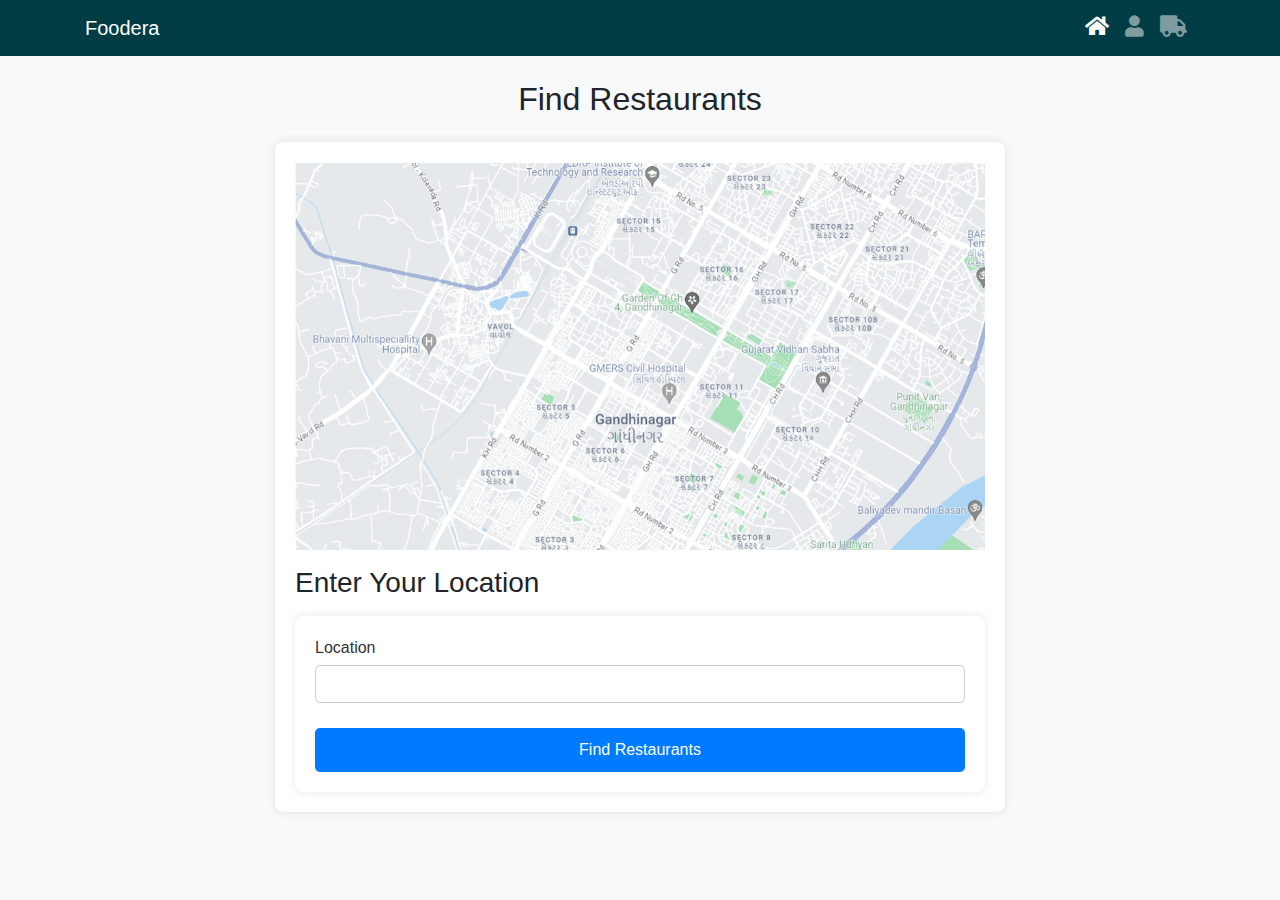
<file: index.html>
<!DOCTYPE html>
<html lang="en">
<head>
  <meta charset="UTF-8">
  <meta name="viewport" content="width=device-width, initial-scale=1.0">
  <title>Foodera</title>
  <!-- Bootstrap CSS -->
  <link rel="stylesheet" href="https://cdnjs.cloudflare.com/ajax/libs/font-awesome/5.15.4/css/all.min.css">
  <link href="https://maxcdn.bootstrapcdn.com/bootstrap/4.5.2/css/bootstrap.min.css" rel="stylesheet">
    <link rel="stylesheet" href="styles.css">
</head>
<body>

  <nav class="navbar navbar-expand-lg navbar-dark navbar-custom">
    <div class="container">
      <a class="navbar-brand" href="#">Foodera</a>
      <button class="navbar-toggler" type="button" data-toggle="collapse" data-target="#navbarNav" aria-controls="navbarNav" aria-expanded="false" aria-label="Toggle navigation">
        <span class="navbar-toggler-icon"></span>
      </button>
      <div class="collapse navbar-collapse" id="navbarNav">
        <ul class="navbar-nav ml-auto">
          <li class="nav-item active">
            <a class="nav-link" href="index.html"><i class="fas fa-home fa-lg"></i></a>
          </li>
          <li class="nav-item">
            <a class="nav-link" href="login.html"><i class="fas fa-user fa-lg"></i></a>
          </li>
          <li class="nav-item">
            <a class="nav-link" href="order-tracking.html"><i class="fas fa-truck fa-lg"></i></a>
          </li>
        </ul>
      </div>
    </div>
  </nav>
<div class="container mt-4">
  <div class="row justify-content-center">
    <div class="col-md-8">
      <h2 class="text-center mb-4">Find Restaurants</h2>
      
      <!-- Location Selection -->
      <div id="locationForm">
        <div id="locationMap" class="mb-3">
          <img src="map1.png" alt="Map Image" class="img-fluid">
        </div>  
        <h3 class="mb-3">Enter Your Location</h3>
        <form id="locationForm">
          <div class="form-group">
            <label for="userLocation">Location</label>
            <input type="text" class="form-control" id="userLocation">
          </div>
          <button type="submit" class="btn btn-primary btn-block">Find Restaurants</button>
        </form>
      </div>
      <!-- Restaurants Listing -->
      <div id="restaurantsList" style="display: none;">
        <div class="d-flex justify-content-between mb-3">
          <h3 class="mb-0">Restaurants Near You</h3>
          <a href=""></a>
          <button class="btn btn-secondary" id="changeLocationBtn">Change Location</button>
        </div>
        <div id="restaurantsContainer"></div>
      </div>
    </div>
  </div>
</div>

<!-- Bootstrap JS -->
<script src="https://code.jquery.com/jquery-3.5.1.slim.min.js"></script>
<script src="https://cdn.jsdelivr.net/npm/popper.js@1.16.1/dist/umd/popper.min.js"></script>
<script src="https://maxcdn.bootstrapcdn.com/bootstrap/4.5.2/js/bootstrap.min.js"></script>
<script src="script.js"></script>
</body>
</html>
</file>
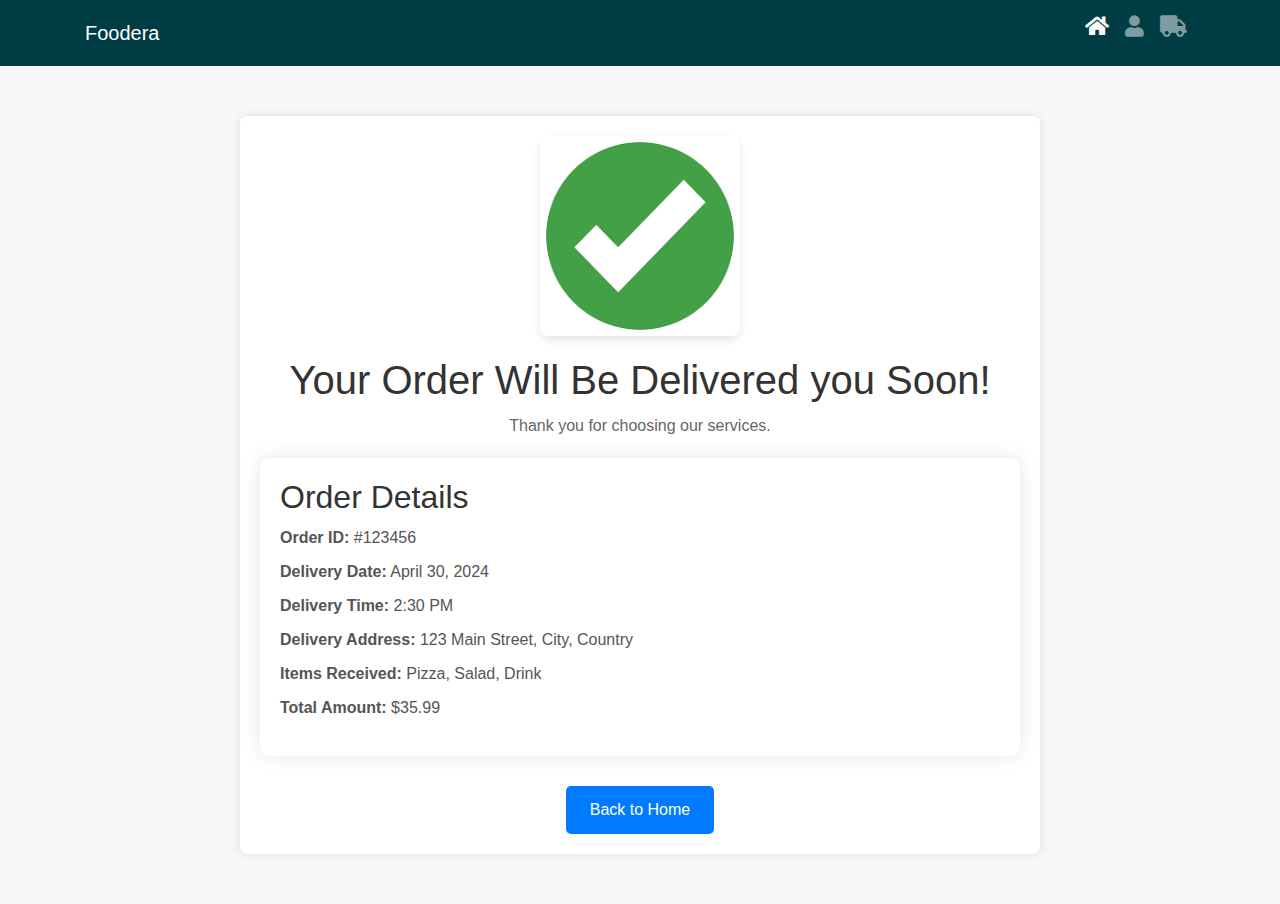
<file: delivery.html>
<!DOCTYPE html>
<html lang="en">
<head>
  <meta charset="UTF-8">
  <meta name="viewport" content="width=device-width, initial-scale=1.0">
  <title>Foodera</title>
  <!-- Bootstrap CSS -->
  <link rel="stylesheet" href="https://cdnjs.cloudflare.com/ajax/libs/font-awesome/5.15.4/css/all.min.css">
  <link href="https://maxcdn.bootstrapcdn.com/bootstrap/4.5.2/css/bootstrap.min.css" rel="stylesheet">
    <link rel="stylesheet" href="styles.css">
    <style>
      body {
        font-family: Arial, sans-serif;
        margin: 0;
        padding: 0;
        background-color: #f7f7f7;
      }
      
      .containers {
        max-width: 800px;
        margin: 50px auto;
        padding: 20px;
        background-color: #fff;
        border-radius: 8px;
        box-shadow: 0px 0px 10px rgba(0, 0, 0, 0.1);
        text-align: center;
      }
      
      .confirmation img {
        display: block;
        margin: 0 auto 20px;
        width: 200px;
        border-radius: 8px;
        box-shadow: 0px 4px 8px rgba(0, 0, 0, 0.1);
      }
      
      h1 {
        margin-bottom: 10px;
        color: #333;
      }
      
      p {
        margin-bottom: 20px;
        color: #666;
      }
      
      .details {
        text-align: left;
        margin-bottom: 30px;
      }
      
      .details h2 {
        margin-bottom: 10px;
        color: #333;
      }
      
      ul {
        list-style-type: none;
        padding: 0;
      }
      
      ul li {
        margin-bottom: 10px;
        color: #555;
      }
      
      .btn {
        display: inline-block;
        padding: 12px 24px;
        /* margin-top: px; */
        text-decoration: none;
        color: #fff;
        background-color: #007bff;
        border-radius: 5px;
        transition: background-color 0.3s ease;
      }
      
      .btn:hover {
        background-color: #0056b3;
      }
      
        </style>
      
</head>
<body>

  <nav class="navbar navbar-expand-lg navbar-dark navbar-custom">
    <div class="container">
      <a class="navbar-brand" href="#">Foodera</a>
      <button class="navbar-toggler" type="button" data-toggle="collapse" data-target="#navbarNav" aria-controls="navbarNav" aria-expanded="false" aria-label="Toggle navigation">
        <span class="navbar-toggler-icon"></span>
      </button>
      <div class="collapse navbar-collapse" id="navbarNav">
        <ul class="navbar-nav ml-auto">
          <li class="nav-item active">
            <a class="nav-link" href="index.html"><i class="fas fa-home fa-lg"></i></a>
          </li>
          <li class="nav-item">
            <a class="nav-link" href="login.html"><i class="fas fa-user fa-lg"></i></a>
          </li>
          <li class="nav-item">
            <a class="nav-link" href="order-tracking.html"><i class="fas fa-truck fa-lg"></i></a>
          </li>
        </ul>
      </div>
    </div>
  </nav>
<div class="containers">
  <div class="confirmation">
    <img src="tick.png" alt="Delivery Received">
    <h1>Your Order Will Be Delivered you Soon!</h1>
    <p>Thank you for choosing our services.</p>
    <div class="details">
      <h2>Order Details</h2>
      <ul>
        <li><strong>Order ID:</strong> #123456</li>
        <li><strong>Delivery Date:</strong> April 30, 2024</li>
        <li><strong>Delivery Time:</strong> 2:30 PM</li>
        <li><strong>Delivery Address:</strong> 123 Main Street, City, Country</li>
        <li><strong>Items Received:</strong> Pizza, Salad, Drink</li>
        <li><strong>Total Amount:</strong> $35.99</li>
      </ul>
    </div>
    <a href="index.html" class="btn btn-primary">Back to Home</a>
  </div>
</div>

<!-- Bootstrap JS -->
<script src="https://code.jquery.com/jquery-3.5.1.slim.min.js"></script>
<script src="https://cdn.jsdelivr.net/npm/popper.js@1.16.1/dist/umd/popper.min.js"></script>
<script src="https://maxcdn.bootstrapcdn.com/bootstrap/4.5.2/js/bootstrap.min.js"></script>
<script src="script.js"></script>
</body>
</html>
</file>
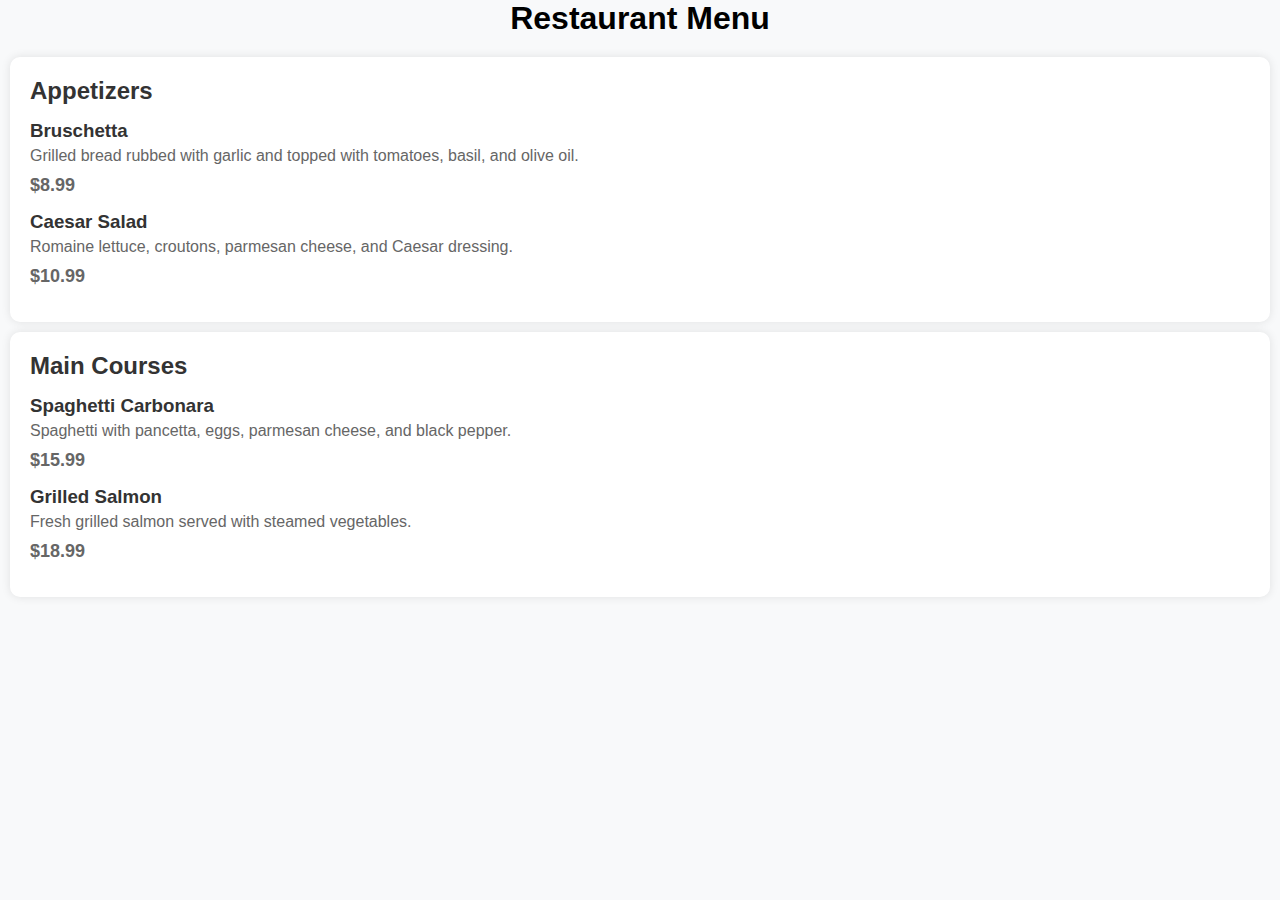
<file: find-rest.html>
<!DOCTYPE html>
<html lang="en">
<head>
  <meta charset="UTF-8">
  <meta name="viewport" content="width=device-width, initial-scale=1.0">
  <title>Restaurant Menu</title>
  <!-- Custom CSS -->
  <link rel="stylesheet" href="styles.css">
</head>
<body>
  <div class="container">
    <h1 class="text-center mb-4">Restaurant Menu</h1>
    <div class="menu">
      <div class="category">
        <h2>Appetizers</h2>
        <div class="item">
          <h3>Bruschetta</h3>
          <p>Grilled bread rubbed with garlic and topped with tomatoes, basil, and olive oil.</p>
          <p class="price">$8.99</p>
        </div>
        <div class="item">
          <h3>Caesar Salad</h3>
          <p>Romaine lettuce, croutons, parmesan cheese, and Caesar dressing.</p>
          <p class="price">$10.99</p>
        </div>
      </div>
      <div class="category">
        <h2>Main Courses</h2>
        <div class="item">
          <h3>Spaghetti Carbonara</h3>
          <p>Spaghetti with pancetta, eggs, parmesan cheese, and black pepper.</p>
          <p class="price">$15.99</p>
        </div>
        <div class="item">
          <h3>Grilled Salmon</h3>
          <p>Fresh grilled salmon served with steamed vegetables.</p>
          <p class="price">$18.99</p>
        </div>
      </div>
    </div>
  </div>
</body>
</html>
</file>
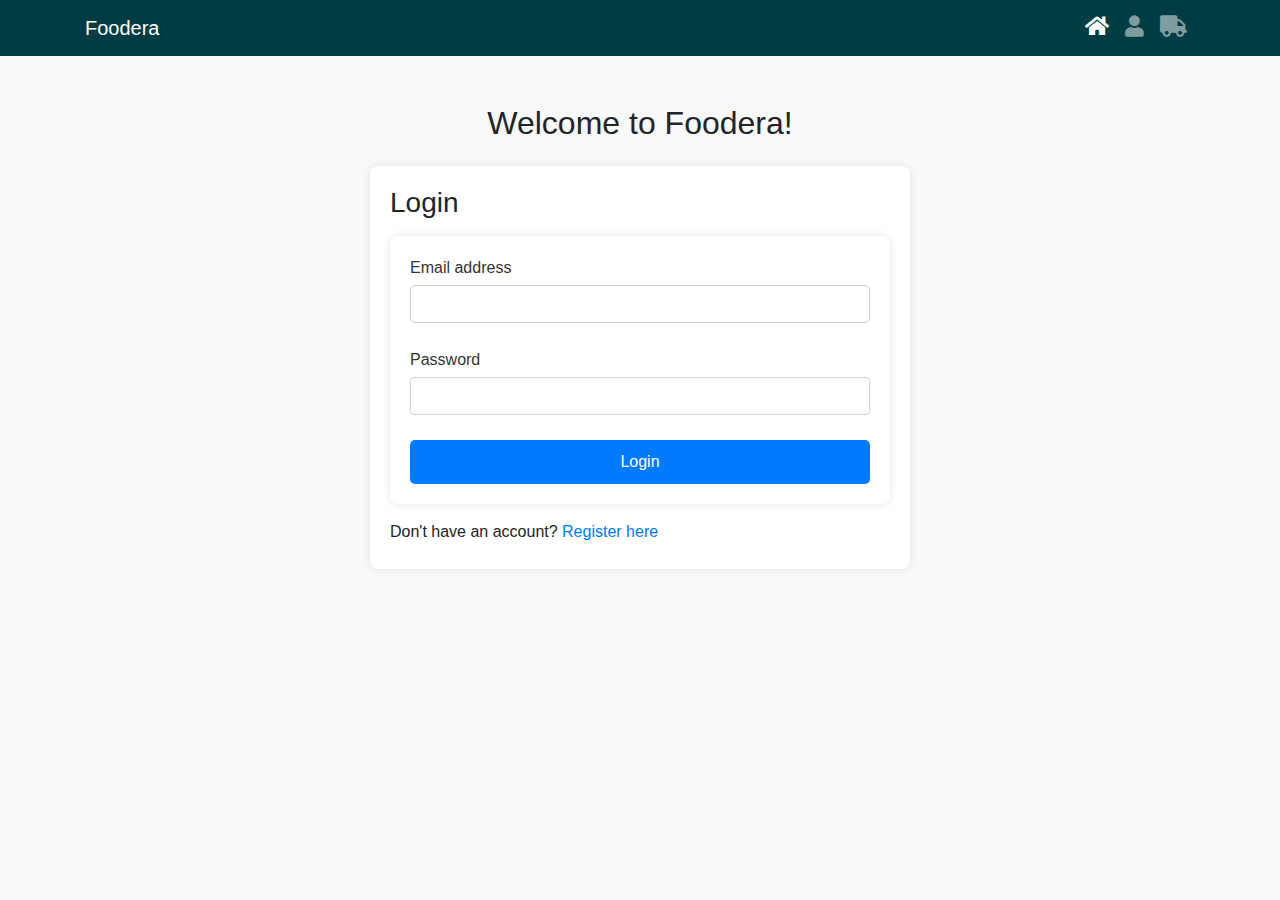
<file: login.html>
<!DOCTYPE html>
<html lang="en">
<head>
  <meta charset="UTF-8">
  <meta name="viewport" content="width=device-width, initial-scale=1.0">
  <title>Foodera</title>
  <!-- Bootstrap CSS -->
  <link rel="stylesheet" href="https://cdnjs.cloudflare.com/ajax/libs/font-awesome/5.15.4/css/all.min.css">
  <link href="https://maxcdn.bootstrapcdn.com/bootstrap/4.5.2/css/bootstrap.min.css" rel="stylesheet">
    <link rel="stylesheet" href="styles.css">
</head>
<body>

  <nav class="navbar navbar-expand-lg navbar-dark navbar-custom">
    <div class="container">
      <a class="navbar-brand" href="#">Foodera</a>
      <button class="navbar-toggler" type="button" data-toggle="collapse" data-target="#navbarNav" aria-controls="navbarNav" aria-expanded="false" aria-label="Toggle navigation">
        <span class="navbar-toggler-icon"></span>
      </button>
      <div class="collapse navbar-collapse" id="navbarNav">
        <ul class="navbar-nav ml-auto">
          <li class="nav-item active">
            <a class="nav-link" href="index.html"><i class="fas fa-home fa-lg"></i></a>
          </li>
          <li class="nav-item">
            <a class="nav-link" href="login.html"><i class="fas fa-user fa-lg"></i></a>
          </li>
          <li class="nav-item">
            <a class="nav-link" href="order-tracking.html"><i class="fas fa-truck fa-lg"></i></a>
          </li>
        </ul>
      </div>
    </div>
  </nav>
<div class="container">
    <div class="row justify-content-center">
      <div class="col-md-6">
        <h2 class="mt-5 mb-4 text-center">Welcome to Foodera!</h2>
        <div id="loginForm">
          <h3 class="mb-3">Login</h3>
          <form id="loginForm">
            <div class="form-group">
              <label for="loginEmail">Email address</label>
              <input type="email" class="form-control" id="loginEmail" required>
            </div>
            <div class="form-group">
              <label for="loginPassword">Password</label>
              <input type="password" class="form-control" id="loginPassword" required>
            </div>
            <button type="submit" class="btn btn-primary btn-block">Login</button>
          </form>
          <p class="mt-3">Don't have an account? <a href="#" id="switchToRegister">Register here</a></p>
        </div>
        <div id="registerForm" style="display: none;">
          <h3 class="mb-3">Register</h3>
          <form id="registerForm">
            <div class="form-group">
              <label for="registerName">Full Name</label>
              <input type="text" class="form-control" id="registerName" required>
            </div>
            <div class="form-group">
              <label for="registerEmail">Email address</label>
              <input type="email" class="form-control" id="registerEmail" required>
            </div>
            <div class="form-group">
              <label for="registerPassword">Password</label>
              <input type="password" class="form-control" id="registerPassword" required>
            </div>
          </form>
          <button type="submit" class="btn btn-primary btn-block">Register</button>
          <p class="mt-3">Already have an account? <a href="#" id="switchToLogin">Login here</a></p>
        </div>
      </div>
    </div>
  </div>

<!-- Bootstrap JS -->
<script src="https://code.jquery.com/jquery-3.5.1.slim.min.js"></script>
<script src="https://cdn.jsdelivr.net/npm/popper.js@1.16.1/dist/umd/popper.min.js"></script>
<script src="https://maxcdn.bootstrapcdn.com/bootstrap/4.5.2/js/bootstrap.min.js"></script>
<script src="script.js"></script>
</body>
</html>
</file>
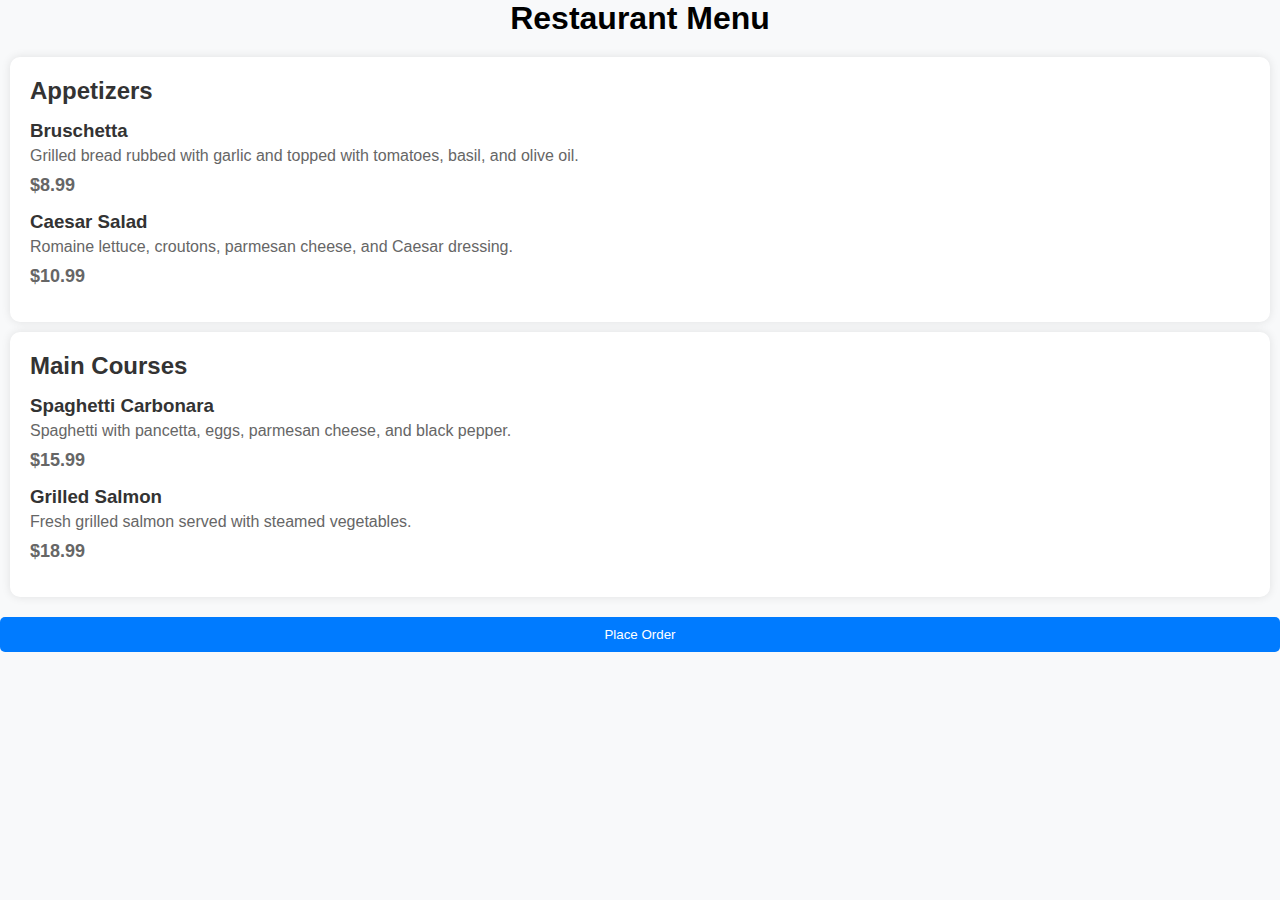
<file: menu.html>
<!DOCTYPE html>
<html lang="en">
<head>
  <meta charset="UTF-8">
  <meta name="viewport" content="width=device-width, initial-scale=1.0">
  <title>Restaurant Menu</title>
  <!-- Custom CSS -->
  <link rel="stylesheet" href="styles.css">
</head>
<body>
  <div class="container">
    <h1 class="text-center mb-4">Restaurant Menu</h1>
    <form id="orderForm">
      <div class="menu">
        <div class="category">
          <h2>Appetizers</h2>
          <div class="item">
            <input type="radio" id="bruschetta" name="appetizer" value="Bruschetta">
            <label for="bruschetta">
              <h3>Bruschetta</h3>
              <p>Grilled bread rubbed with garlic and topped with tomatoes, basil, and olive oil.</p>
              <p class="price">$8.99</p>
            </label>
          </div>
          <div class="item">
            <input type="radio" id="caesarSalad" name="appetizer" value="Caesar Salad">
            <label for="caesarSalad">
              <h3>Caesar Salad</h3>
              <p>Romaine lettuce, croutons, parmesan cheese, and Caesar dressing.</p>
              <p class="price">$10.99</p>
            </label>
          </div>
        </div>
        <div class="category">
          <h2>Main Courses</h2>
          <div class="item">
            <input type="radio" id="spaghettiCarbonara" name="mainCourse" value="Spaghetti Carbonara">
            <label for="spaghettiCarbonara">
              <h3>Spaghetti Carbonara</h3>
              <p>Spaghetti with pancetta, eggs, parmesan cheese, and black pepper.</p>
              <p class="price">$15.99</p>
            </label>
          </div>
          <div class="item">
            <input type="radio" id="grilledSalmon" name="mainCourse" value="Grilled Salmon">
            <label for="grilledSalmon">
              <h3>Grilled Salmon</h3>
              <p>Fresh grilled salmon served with steamed vegetables.</p>
              <p class="price">$18.99</p>
            </label>
          </div>
        </div>
      </div>
      <button type="submit" class="btn btn-primary btn-block mt-4">Place Order</button>
    </form>
  </div>
</body>
</html>
</file>
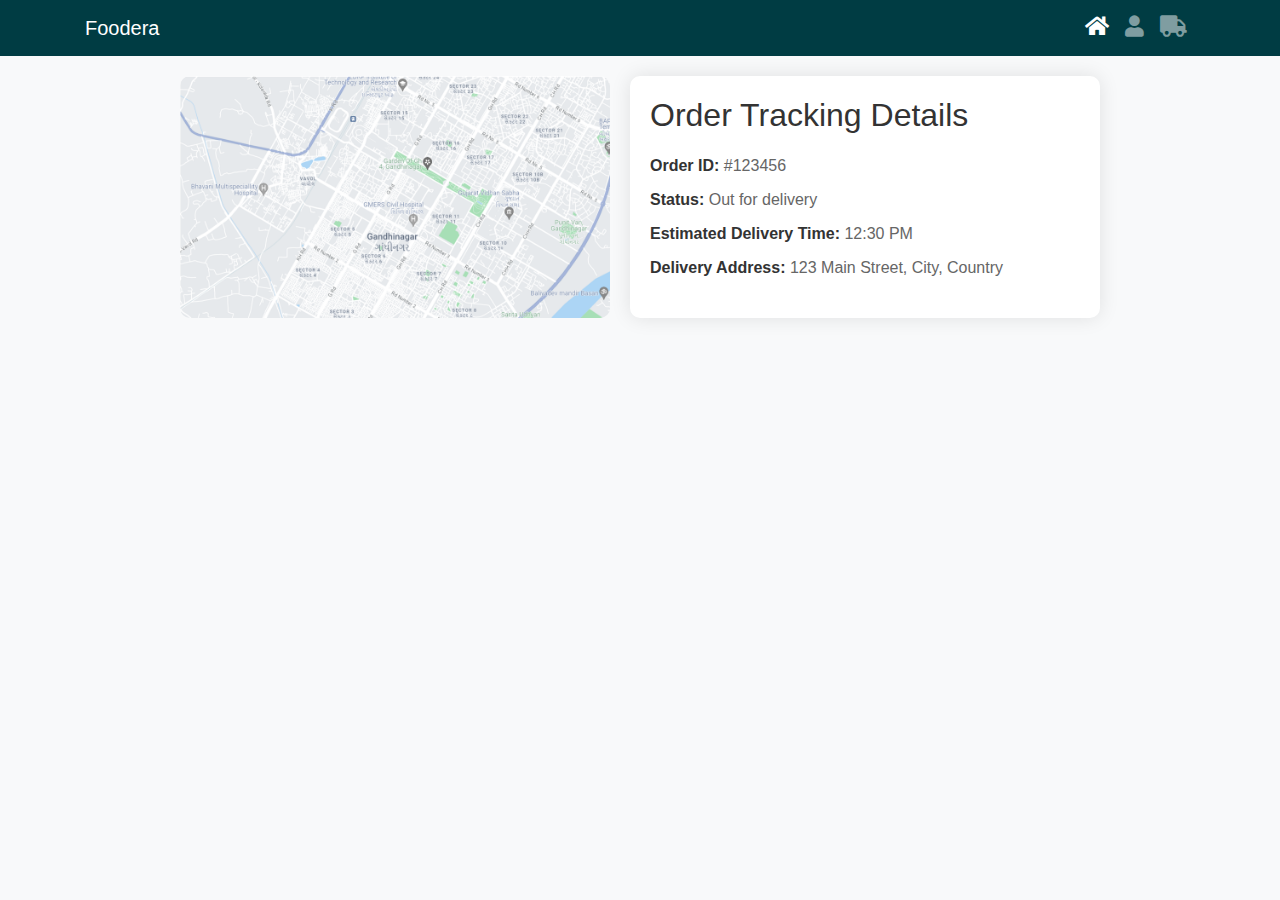
<file: order-tracking.html>
<!DOCTYPE html>
<html lang="en">
<head>
  <meta charset="UTF-8">
  <meta name="viewport" content="width=device-width, initial-scale=1.0">
  <title>Foodera</title>
  <!-- Bootstrap CSS -->
  <link rel="stylesheet" href="https://cdnjs.cloudflare.com/ajax/libs/font-awesome/5.15.4/css/all.min.css">
  <link href="https://maxcdn.bootstrapcdn.com/bootstrap/4.5.2/css/bootstrap.min.css" rel="stylesheet">
    <link rel="stylesheet" href="styles.css">      
</head>
<body>

  <nav class="navbar navbar-expand-lg navbar-dark navbar-custom">
    <div class="container">
      <a class="navbar-brand" href="#">Foodera</a>
      <button class="navbar-toggler" type="button" data-toggle="collapse" data-target="#navbarNav" aria-controls="navbarNav" aria-expanded="false" aria-label="Toggle navigation">
        <span class="navbar-toggler-icon"></span>
      </button>
      <div class="collapse navbar-collapse" id="navbarNav">
        <ul class="navbar-nav ml-auto">
          <li class="nav-item active">
            <a class="nav-link" href="index.html"><i class="fas fa-home fa-lg"></i></a>
          </li>
          <li class="nav-item">
            <a class="nav-link" href="login.html"><i class="fas fa-user fa-lg"></i></a>
          </li>
          <li class="nav-item">
            <a class="nav-link" href="order-tracking.html"><i class="fas fa-truck fa-lg"></i></a>
          </li>
        </ul>
      </div>
    </div>
  </nav>
  <div class="containers">
  <div class="order-tracking">
    <div class="map">
      <!-- Placeholder map image -->
      <img src="map1.png" alt="Map Image">
    </div>
    <div class="details">
      <h2>Order Tracking Details</h2>
      <div class="tracking-info">
        <p><strong>Order ID:</strong> #123456</p>
        <p><strong>Status:</strong> Out for delivery</p>
        <p><strong>Estimated Delivery Time:</strong> 12:30 PM</p>
        <p><strong>Delivery Address:</strong> 123 Main Street, City, Country</p>
      </div>
    </div>
  </div>
</div>

<!-- Bootstrap JS -->
<script src="https://code.jquery.com/jquery-3.5.1.slim.min.js"></script>
<script src="https://cdn.jsdelivr.net/npm/popper.js@1.16.1/dist/umd/popper.min.js"></script>
<script src="https://maxcdn.bootstrapcdn.com/bootstrap/4.5.2/js/bootstrap.min.js"></script>
<script src="script.js"></script>
</body>
</html>
</file>
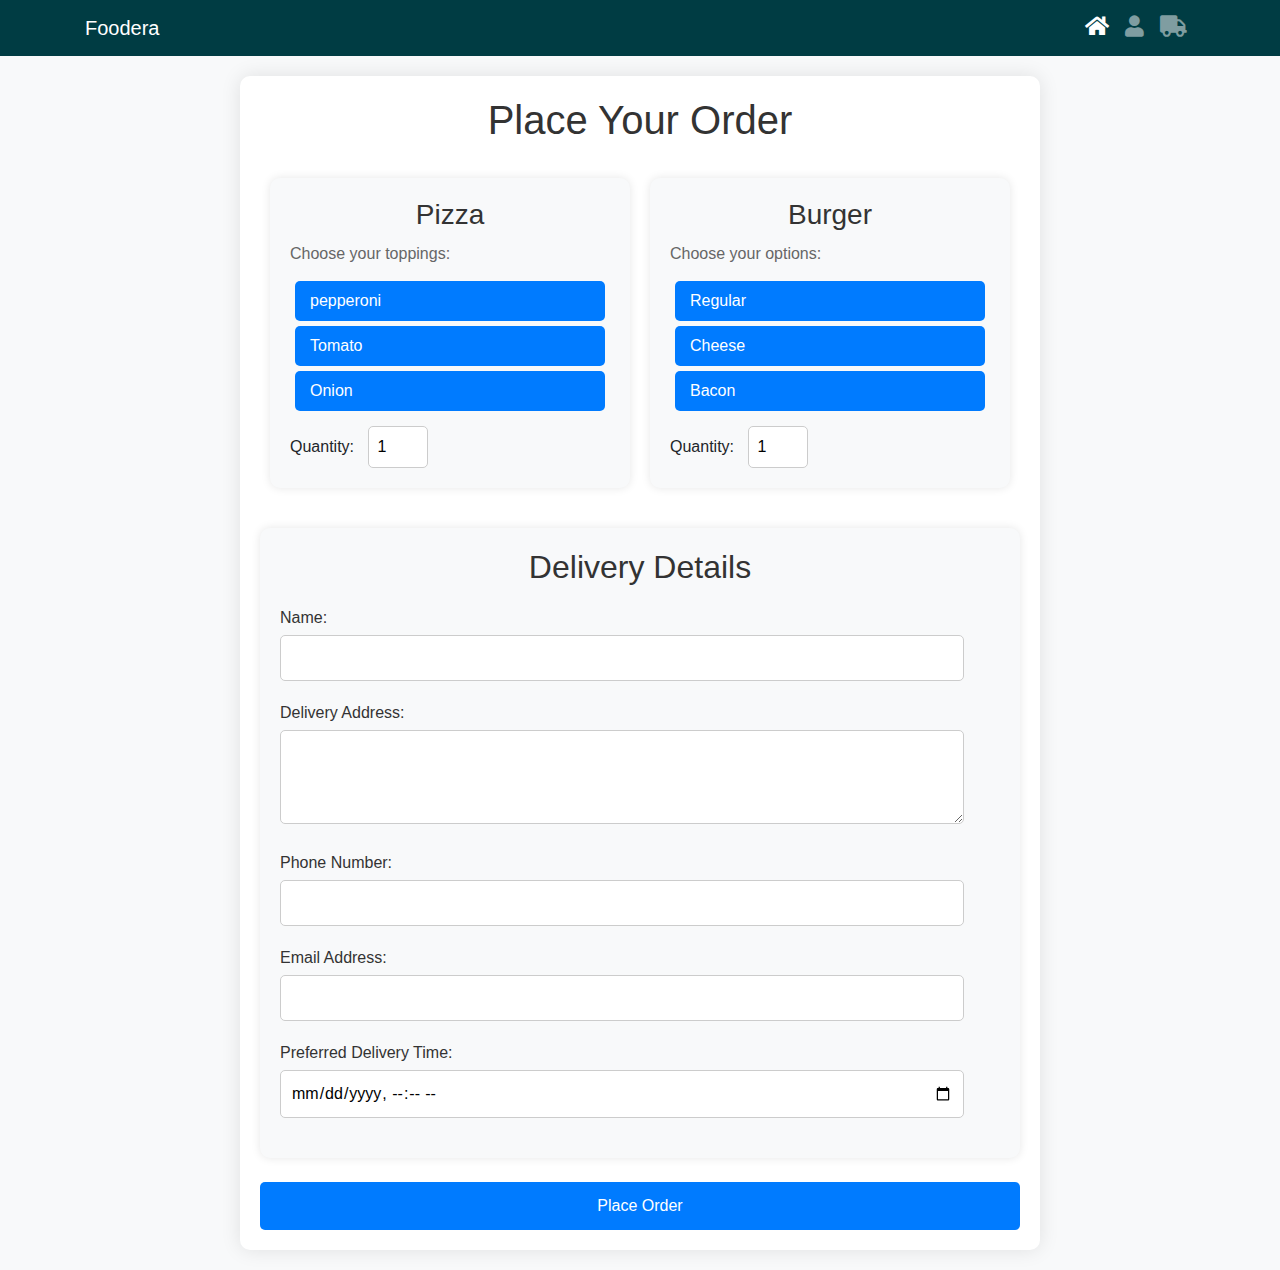
<file: place-order.html>
<!DOCTYPE html>
<html lang="en">
<head>
  <meta charset="UTF-8">
  <meta name="viewport" content="width=device-width, initial-scale=1.0">
  <title>Foodera</title>
  <!-- Bootstrap CSS -->
  <link rel="stylesheet" href="https://cdnjs.cloudflare.com/ajax/libs/font-awesome/5.15.4/css/all.min.css">
  <link href="https://maxcdn.bootstrapcdn.com/bootstrap/4.5.2/css/bootstrap.min.css" rel="stylesheet">
    <link rel="stylesheet" href="styles.css">
    <style>

.containers {
  max-width: 800px;
  margin: 20px auto;
  padding: 20px;
  background-color: #fff;
  border-radius: 10px;
  box-shadow: 0px 0px 20px rgba(0, 0, 0, 0.1);
}

h1, h2, h3 {
  text-align: center;
  margin-bottom: 20px;
  color: #333;
}

/* Menu styles */
.menu {
  display: flex;
  justify-content: space-between;
  margin-bottom: 30px;
}
/* Mobile Responsive Styles */
@media only screen and (max-width: 600px) {
  .menu {
  display: flex;
  flex-direction: column;
  justify-content: space-between;
  margin-bottom: 30px;
}

  }
  
.item {
  flex-basis: calc(50% - 20px);
  padding: 20px;
  background-color: #f8f9fa;
  border-radius: 10px;
  box-shadow: 0px 0px 10px rgba(0, 0, 0, 0.1);
  margin: 10px;
}

.item h3 {
  margin-bottom: 10px;
  color: #333;
}

.description {
  color: #666;
  margin-bottom: 15px;
}

.toppings, .options {
  margin-bottom: 15px;
}

.toppings input[type="checkbox"], .options input[type="radio"] {
  display: none;
}

.toppings label, .options label {
  display: inline-block;
  margin-right: 10px;
  padding: 8px 15px;
  background-color: #007bff;
  color: #fff;
  border-radius: 5px;
  cursor: pointer;
  transition: background-color 0.3s ease;
  margin: 5px;
}

.toppings label:hover, .options label:hover {
  background-color: #0056b3;
}

.quantity label {
  margin-right: 10px;
}

.quantity input[type="number"] {
  width: 60px;
  padding: 8px;
  border: 1px solid #ccc;
  border-radius: 5px;
}

/* Delivery details */
.delivery-details {
  background-color: #f8f9fa;
  padding: 20px;
  border-radius: 10px;
  box-shadow: 0px 0px 10px rgba(0, 0, 0, 0.1);
}

.form-group {
  margin-bottom: 20px;
}

.form-group label {
  display: block;
  margin-bottom: 5px;
  color: #333;
}

.form-group input[type="text"],
.form-group input[type="email"],
.form-group input[type="tel"],
.form-group textarea,
.form-group input[type="datetime-local"] {
  width: 95%;
  padding: 10px;
  border: 1px solid #ccc;
  border-radius: 5px;
  transition: border-color 0.3s ease;
}

.form-group input[type="text"]:focus,
.form-group input[type="email"]:focus,
.form-group input[type="tel"]:focus,
.form-group textarea:focus,
.form-group input[type="datetime-local"]:focus {
  border-color: #007bff;
}

.form-group small {
  color: #888;
}

.btn {
    margin: 10 px;
  padding: 12px 20px;
  border: none;
  border-radius: 5px;
  cursor: pointer;
  color: #fff;
  background-color: #007bff;
  transition: background-color 0.3s ease;
}

.btn:hover {
  background-color: #0056b3;
}

.btn-block {
  width: 100%;
  margin-top: 20px;
}

    </style>
</head>
<body>

  <nav class="navbar navbar-expand-lg navbar-dark navbar-custom">
    <div class="container">
      <a class="navbar-brand" href="#">Foodera</a>
      <button class="navbar-toggler" type="button" data-toggle="collapse" data-target="#navbarNav" aria-controls="navbarNav" aria-expanded="false" aria-label="Toggle navigation">
        <span class="navbar-toggler-icon"></span>
      </button>
      <div class="collapse navbar-collapse" id="navbarNav">
        <ul class="navbar-nav ml-auto">
          <li class="nav-item active">
            <a class="nav-link" href="index.html"><i class="fas fa-home fa-lg"></i></a>
          </li>
          <li class="nav-item">
            <a class="nav-link" href="login.html"><i class="fas fa-user fa-lg"></i></a>
          </li>
          <li class="nav-item">
            <a class="nav-link" href="order-tracking.html"><i class="fas fa-truck fa-lg"></i></a>
          </li>
        </ul>
      </div>
    </div>
  </nav>
<div class="containers">
  <h1 class="text-center mb-4">Place Your Order</h1>
  <form id="orderForm">
    <!-- Menu items -->
    <div class="menu">
      <div class="item">
        <h3>Pizza</h3>
        <p class="description">Choose your toppings:</p>
        <div class="options">
          <input type="radio" id="option1" name="burgerOption" value="Regular" checked>
          <label for="option1">pepperoni</label>
          <input type="radio" id="option2" name="burgerOption" value="Cheese">
          <label for="option2">Tomato</label>
          <input type="radio" id="option3" name="burgerOption" value="Bacon">
          <label for="option3">Onion</label>
        </div>
        <div class="quantity">
          <label for="pizzaQty">Quantity:</label>
          <input type="number" id="pizzaQty" name="pizzaQty" min="1" value="1">
        </div>
      </div>
      <div class="item">
        <h3>Burger</h3>
        <p class="description">Choose your options:</p>
        <div class="options">
          <input type="radio" id="option1" name="burgerOption" value="Regular" checked>
          <label for="option1">Regular</label>
          <input type="radio" id="option2" name="burgerOption" value="Cheese">
          <label for="option2">Cheese</label>
          <input type="radio" id="option3" name="burgerOption" value="Bacon">
          <label for="option3">Bacon</label>
        </div>
        <div class="quantity">
          <label for="burgerQty">Quantity:</label>
          <input type="number" id="burgerQty" name="burgerQty" min="1" value="1">
        </div>
      </div>
    </div>
    <!-- Delivery details -->
    <div class="delivery-details">
      <h2>Delivery Details</h2>
      <div class="form-group">
        <label for="name">Name:</label>
        <input type="text" id="name" name="name" >
      </div>
      <div class="form-group">
        <label for="address">Delivery Address:</label>
        <textarea id="address" name="address" rows="3" ></textarea>
      </div>
      <div class="form-group">
        <label for="phone">Phone Number:</label>
        <input type="tel" id="phone" name="phone" >
      </div>
      <div class="form-group">
        <label for="email">Email Address:</label>
        <input type="email" id="email" name="email" >
      </div>
      <div class="form-group">
        <label for="deliveryTime">Preferred Delivery Time:</label>
        <input type="datetime-local" id="deliveryTime" name="deliveryTime" >
      </div>
    </div>
  </form>
  <a href="payment.html">
  <button class="btn btn-primary btn-block mt-4">Place Order</button></a>
</div>

<!-- Bootstrap JS -->
<script src="https://code.jquery.com/jquery-3.5.1.slim.min.js"></script>
<script src="https://cdn.jsdelivr.net/npm/popper.js@1.16.1/dist/umd/popper.min.js"></script>
<script src="https://maxcdn.bootstrapcdn.com/bootstrap/4.5.2/js/bootstrap.min.js"></script>
<script src="script.js"></script>
</body>
</html>
</file>
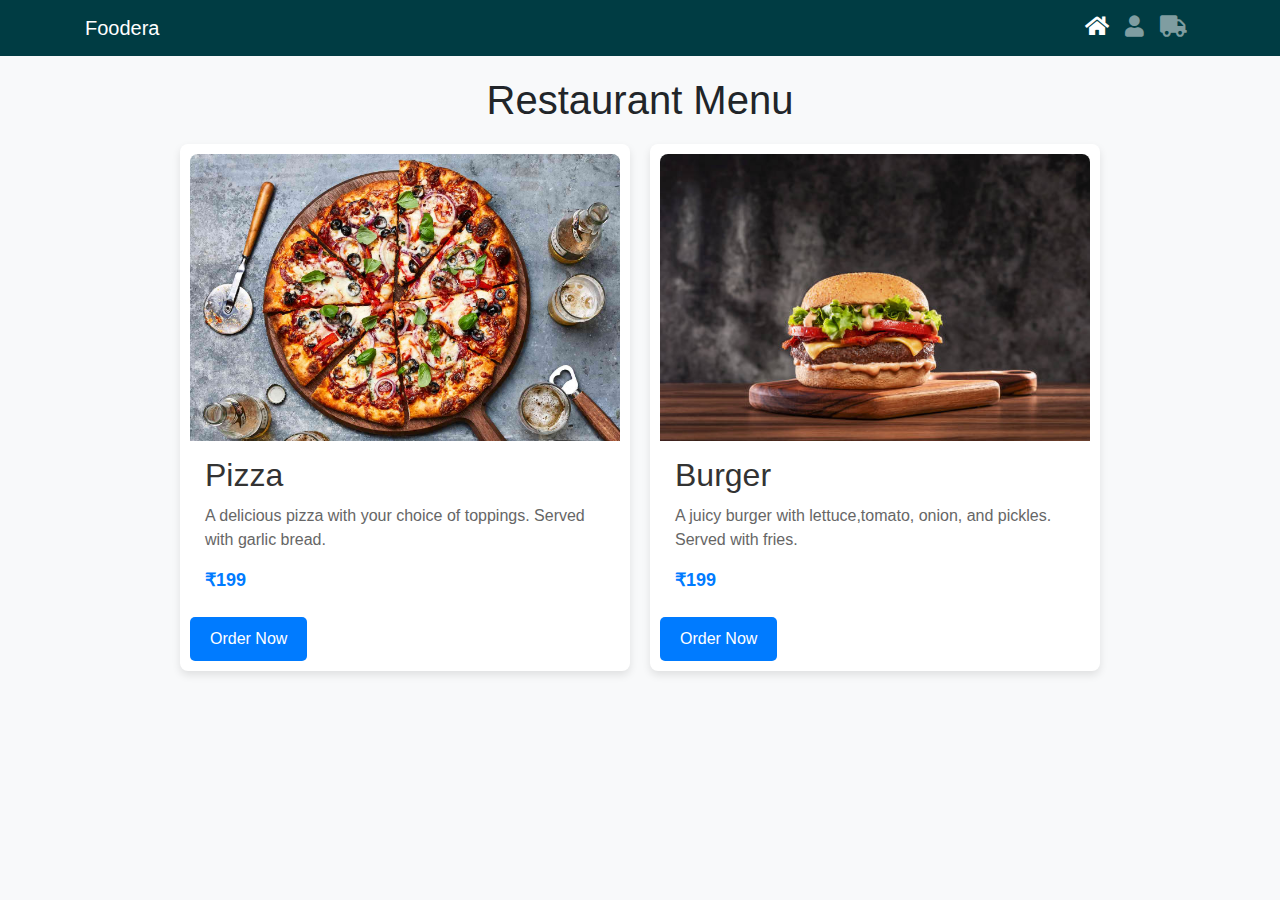
<file: R-menu.html>
<!DOCTYPE html>
<html lang="en">
<head>
  <meta charset="UTF-8">
  <meta name="viewport" content="width=device-width, initial-scale=1.0">
  <title>Foodera</title>
  <!-- Bootstrap CSS -->
  <link rel="stylesheet" href="https://cdnjs.cloudflare.com/ajax/libs/font-awesome/5.15.4/css/all.min.css">
  <link href="https://maxcdn.bootstrapcdn.com/bootstrap/4.5.2/css/bootstrap.min.css" rel="stylesheet">
    <link rel="stylesheet" href="styles.css">
</head>
<body>

  <nav class="navbar navbar-expand-lg navbar-dark navbar-custom">
    <div class="container">
      <a class="navbar-brand" href="#">Foodera</a>
      <button class="navbar-toggler" type="button" data-toggle="collapse" data-target="#navbarNav" aria-controls="navbarNav" aria-expanded="false" aria-label="Toggle navigation">
        <span class="navbar-toggler-icon"></span>
      </button>
      <div class="collapse navbar-collapse" id="navbarNav">
        <ul class="navbar-nav ml-auto">
          <li class="nav-item active">
            <a class="nav-link" href="index.html"><i class="fas fa-home fa-lg"></i></a>
          </li>
          <li class="nav-item">
            <a class="nav-link" href="login.html"><i class="fas fa-user fa-lg"></i></a>
          </li>
          <li class="nav-item">
            <a class="nav-link" href="order-tracking.html"><i class="fas fa-truck fa-lg"></i></a>
          </li>
        </ul>
      </div>
    </div>
  </nav>
<div class="containers">
  <h1>Restaurant Menu</h1>
  <div class="menus">
    <div class="menus-item">
      <input type="checkbox" id="pizzaCheckbox" class="item-checkbox">
      <label for="pizzaCheckbox" class="item-label">
        <img src="pizza.jpg" alt="Pizza">
        <div class="item-details">
          <h2>Pizza</h2>
          <p>A delicious pizza with your choice of toppings. Served with garlic bread.</p>
          <span class="price">₹199</span>
        </div>
      </label>
      <a href="place-order.html">
        <button class="btn btn-primary">Order Now</button></a>
      </div>
    <div class="menus-item">
      <input type="checkbox" id="burgerCheckbox" class="item-checkbox">
      <label for="burgerCheckbox" class="item-label">
        <img src="burder.jpg" alt="Burger">
        <div class="item-details">
          <h2>Burger</h2>
          <p>A juicy burger with lettuce,tomato, onion, and pickles. Served with fries.</p>
          <span class="price">₹199</span>
        </div>
      </label>
      <a href="place-order.html">
      <button class="btn btn-primary">Order Now</button></a>
    </div>
  </div>
</div>

<!-- Bootstrap JS -->
<script src="https://code.jquery.com/jquery-3.5.1.slim.min.js"></script>
<script src="https://cdn.jsdelivr.net/npm/popper.js@1.16.1/dist/umd/popper.min.js"></script>
<script src="https://maxcdn.bootstrapcdn.com/bootstrap/4.5.2/js/bootstrap.min.js"></script>
<script src="script.js"></script>
</body>
</html>
</file>
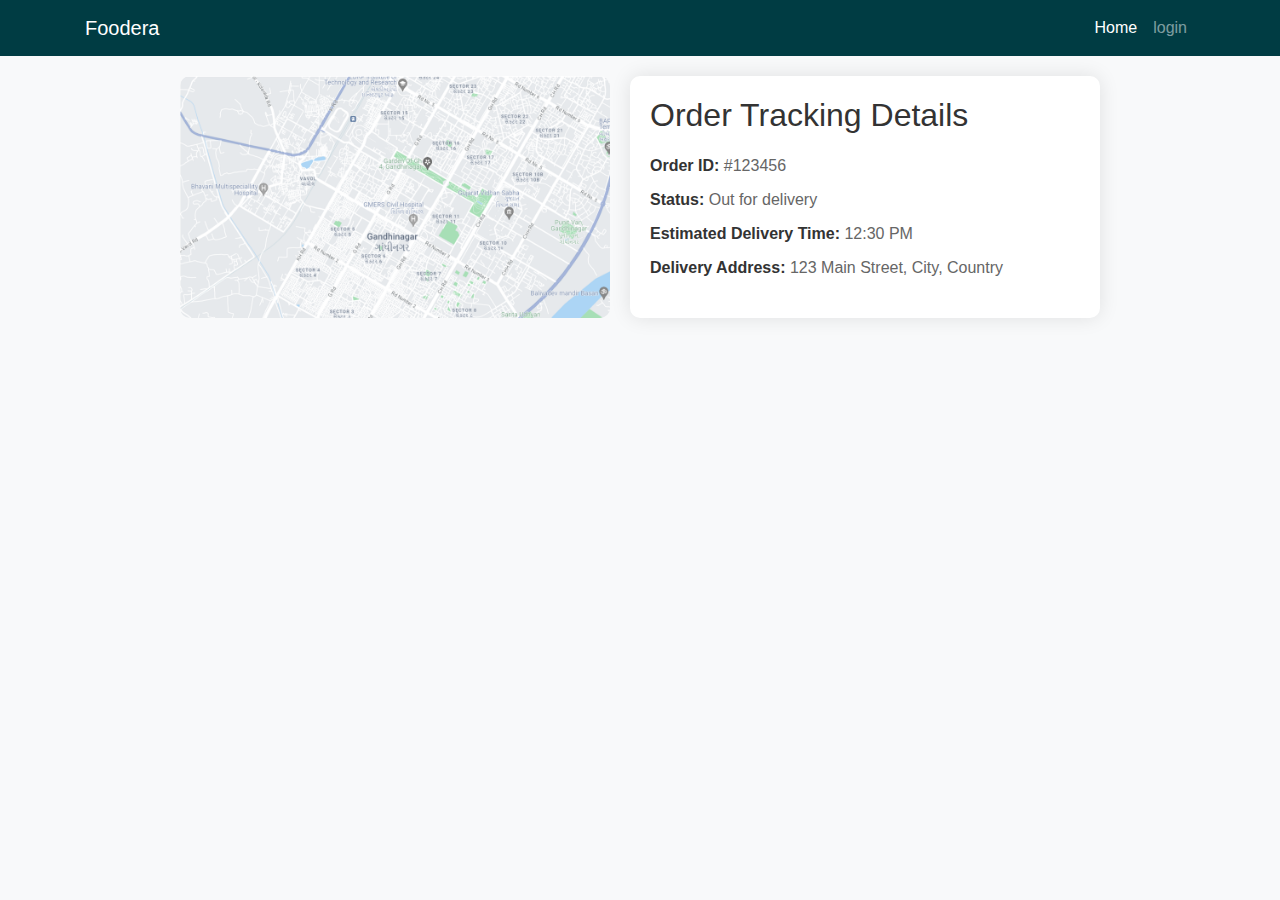
<file: waste.html>
<!DOCTYPE html>
<html lang="en">
<head>
  <meta charset="UTF-8">
  <meta name="viewport" content="width=device-width, initial-scale=1.0">
  <title>Foodera</title>
  <!-- Bootstrap CSS -->
  <link href="https://maxcdn.bootstrapcdn.com/bootstrap/4.5.2/css/bootstrap.min.css" rel="stylesheet">
    <link rel="stylesheet" href="styles.css">      
</head>
<body>

<nav class="navbar navbar-expand-lg navbar-dark navbar-custom">
  <div class="container">
    <a class="navbar-brand" href="#">Foodera</a>
    <button class="navbar-toggler" type="button" data-toggle="collapse" data-target="#navbarNav" aria-controls="navbarNav" aria-expanded="false" aria-label="Toggle navigation">
      <span class="navbar-toggler-icon"></span>
    </button>
    <div class="collapse navbar-collapse" id="navbarNav">
      <ul class="navbar-nav ml-auto">
        <li class="nav-item active">
          <a class="nav-link" href="index.html">Home</a>
        </li>
        <li class="nav-item">
          <a class="nav-link" href="login.html">login</a>
        </li>
      </ul>
    </div>
  </div>
</nav>
<div class="containers">
  <div class="order-tracking">
    <div class="map">
      <!-- Placeholder map image -->
      <img src="map1.png" alt="Map Image">
    </div>
    <div class="details">
      <h2>Order Tracking Details</h2>
      <div class="tracking-info">
        <p><strong>Order ID:</strong> #123456</p>
        <p><strong>Status:</strong> Out for delivery</p>
        <p><strong>Estimated Delivery Time:</strong> 12:30 PM</p>
        <p><strong>Delivery Address:</strong> 123 Main Street, City, Country</p>
      </div>
    </div>
  </div>
</div>

<!-- Bootstrap JS -->
<script src="https://code.jquery.com/jquery-3.5.1.slim.min.js"></script>
<script src="https://cdn.jsdelivr.net/npm/popper.js@1.16.1/dist/umd/popper.min.js"></script>
<script src="https://maxcdn.bootstrapcdn.com/bootstrap/4.5.2/js/bootstrap.min.js"></script>
<script src="script.js"></script>
</body>
</html>
</file>
<file: styles.css>
/* Custom styles */
body {
    background-color: #f8f9fa;
}

.navbar-custom {
    background-color: #003C43;
  }
  .footer {
    background-color: #003C43;
    color: #fff;
    text-align: center;
    padding: 35px;
    margin-top: 40px;
  }
  
  /* Mobile Responsive Styles */
  @media only screen and (max-width: 600px) {
    .footer {
      padding: 20px;
      margin-top: 20px;
    }
  }
  
#loginForm,
#registerForm {
    background-color: #fff;
    padding: 20px;
    border-radius: 8px;
    box-shadow: 0px 0px 10px rgba(0, 0, 0, 0.1);
}

#switchToRegister,
#switchToLogin {
    color: #007bff;
    cursor: pointer;
}

#locationForm,
#restaurantsList {
    background-color: #fff;
    padding: 20px;
    border-radius: 8px;
    box-shadow: 0px 0px 10px rgba(0, 0, 0, 0.1);
}

.card {
    margin-bottom: 15px;
}

/* Custom responsive styles */
@media (max-width: 576px) {
    .navbar-brand {
        font-size: 22px;
    }
}
/* Reset styles */
body, h1, h2, h3, p {
    margin: 0;
    padding: 0;
    font-family: Arial, sans-serif;
    margin-bottom: 5px;
  }
  
  .containers {
    max-width: 960px;
    margin: 0 auto;
    padding: 20px;
  }
  
  h1 {
    text-align: center;
    margin-bottom: 20px;
  }
  
  
  .category {
    flex-basis: calc(50% - 20px);
    margin: 10px;
    padding: 20px;
    background-color: #fff;
    border-radius: 10px;
    box-shadow: 0px 0px 10px rgba(0, 0, 0, 0.1);
  }
  
  .category h2 {
    margin-bottom: 15px;
    color: #333;
  }
  
  .item {
    margin-bottom: 15px;
  }
  
  .item h3 {
    margin-bottom: 5px;
    color: #333;
  }
  
  .item p {
    color: #666;
  }
  
  .price {
    font-weight: bold;
    color: #333;
  }
  
  /* Radio button styling */
  input[type="radio"] {
    display: none;
  }
  
  input[type="radio"] + label {
    display: block;
    cursor: pointer;
  }
  
  input[type="radio"] + label h3 {
    margin-bottom: 5px;
    color: #333;
  }
  
  input[type="radio"] + label p {
    margin-bottom: 10px;
    color: #666;
  }
  
  /* Button styles */
  .btn {
    padding: 10px 20px;
    border: none;
    border-radius: 5px;
    cursor: pointer;
    color: #fff;
  }
  
  .btn-primary {
    background-color: #007bff;
  }
  
  .btn-primary:hover {
    background-color: #0056b3;
  }
  
  .btn-block {
    width: 100%;
    margin-top: 10px;
  }




  .description {
    color: #666;
    margin-bottom: 15px;
  }
  
  .toppings, .options {
    /* width: 50%; */
    margin-bottom: 15px;
  }
  
  .toppings input[type="checkbox"], .options input[type="radio"] {
    display: none;
  }
  
  .toppings label, .options label {
    display: inline-block;
    margin-right: 10px;
    background-color: #007bff;
    color: #fff;
    padding: 5px 10px;
    border-radius: 5px;
    cursor: pointer;
  }
  
  .quantity label {
    margin-right: 10px;
  }
  
  .quantity input[type="number"] {
    width: 60px;
    padding: 5px;
    border: 1px solid #ccc;
    border-radius: 5px;
  }
  
  /* Delivery details */
  .delivery-details {
    background-color: #f8f9fa;
    padding: 20px;
    border-radius: 10px;
    box-shadow: 0px 0px 10px rgba(0, 0, 0, 0.1);
  }
  
  .form-group {
    margin-bottom: 25px;
  }
  
  .form-group label {
    display: block;
    margin-bottom: 5px;
    color: #333;
  }
  
  .form-group input[type="text"], .form-group input[type="email"], .form-group input[type="tel"], .form-group textarea, .form-group input[type="datetime-local"] {
    width: 100%;
    padding: 8px;
    border: 1px solid #ccc;
    border-radius: 5px;
  }
  
  .form-group small {
    color: #888;
  }
  
  .btn {
    padding: 10px 20px;
    border: none;
    border-radius: 5px;
    cursor: pointer;
    color: #fff;
  }
  
  .btn-primary {
    background-color: #007bff;
  }
  
  .btn-primary:hover {
    background-color: #0056b3;
  }
  
  .btn-block {
    width: 100%;
    margin-top: 10px;
  }
   
  
  .order-tracking {
    display: flex;
    flex-wrap: wrap;
  }
  
  .map {
    flex: 1;
    margin-right: 20px;
  }
  
  .map img {
    width: 100%;
    height: auto;
    border-radius: 10px;
  }
  
  .details {
    flex: 1;
    padding: 20px;
    background-color: #fff;
    border-radius: 10px;
    box-shadow: 0px 0px 20px rgba(0, 0, 0, 0.1);
  }
  
  .details h2 {
    margin-bottom: 20px;
    color: #333;
  }
  
  .tracking-info p {
    margin-bottom: 10px;
    color: #666;
  }
  
  .tracking-info p strong {
    color: #333;
  }
  
  /* Responsive styles */
  @media screen and (max-width: 768px) {
    .order-tracking {
      flex-direction: column;
    }
  
    .map {
      margin-right: 0;
      margin-bottom: 20px;
    }
  }





  .menus {
    display: grid;
    grid-template-columns: repeat(auto-fit, minmax(250px, 1fr));
    gap: 20px;
  }
  
  .menus-item {
    background-color: #fff;
    border-radius: 8px;
    overflow: hidden;
    box-shadow: 0px 4px 8px rgba(0, 0, 0, 0.1);
    transition: transform 0.3s ease;
    padding: 10px;
  }
  
  .menus-item:hover {
    transform: translateY(-5px);
  }
  
  .menus-item img {
    width: 100%;
    /* height: 150px; */
    object-fit: cover;
    border-radius: 8px 8px 0 0;
  }
  
  .item-details {
    padding: 15px;
  }
  
  .item-details h2 {
    margin-bottom: 10px;
    color: #333;
  }
  
  .item-details p {
    margin-bottom: 15px;
    color: #666;
  }
  
  .price {
    display: block;
    font-size: 18px;
    font-weight: bold;
    color: #007bff;
    margin-top: 10px;
  }
  
  /* Checkbox and label styles */
  .item-checkbox {
    display: none;
  }
  
  .item-label {
    display: block;
    cursor: pointer;
  }
  
  .item-label:hover {
    opacity: 0.8;
  }
  
  /* .button1 {
    display: block;
    width: 50%;
    padding: 10px;
    border: none;
    border-radius: 5px;
    background-color: #007bff;
    color: #fff;
    font-size: 18px;
    text-align: center;
    cursor: pointer;
    transition: background-color 0.3s ease;
  }
  
  .btn:hover {
    background-color: #0056b3;
  } */
</file>
